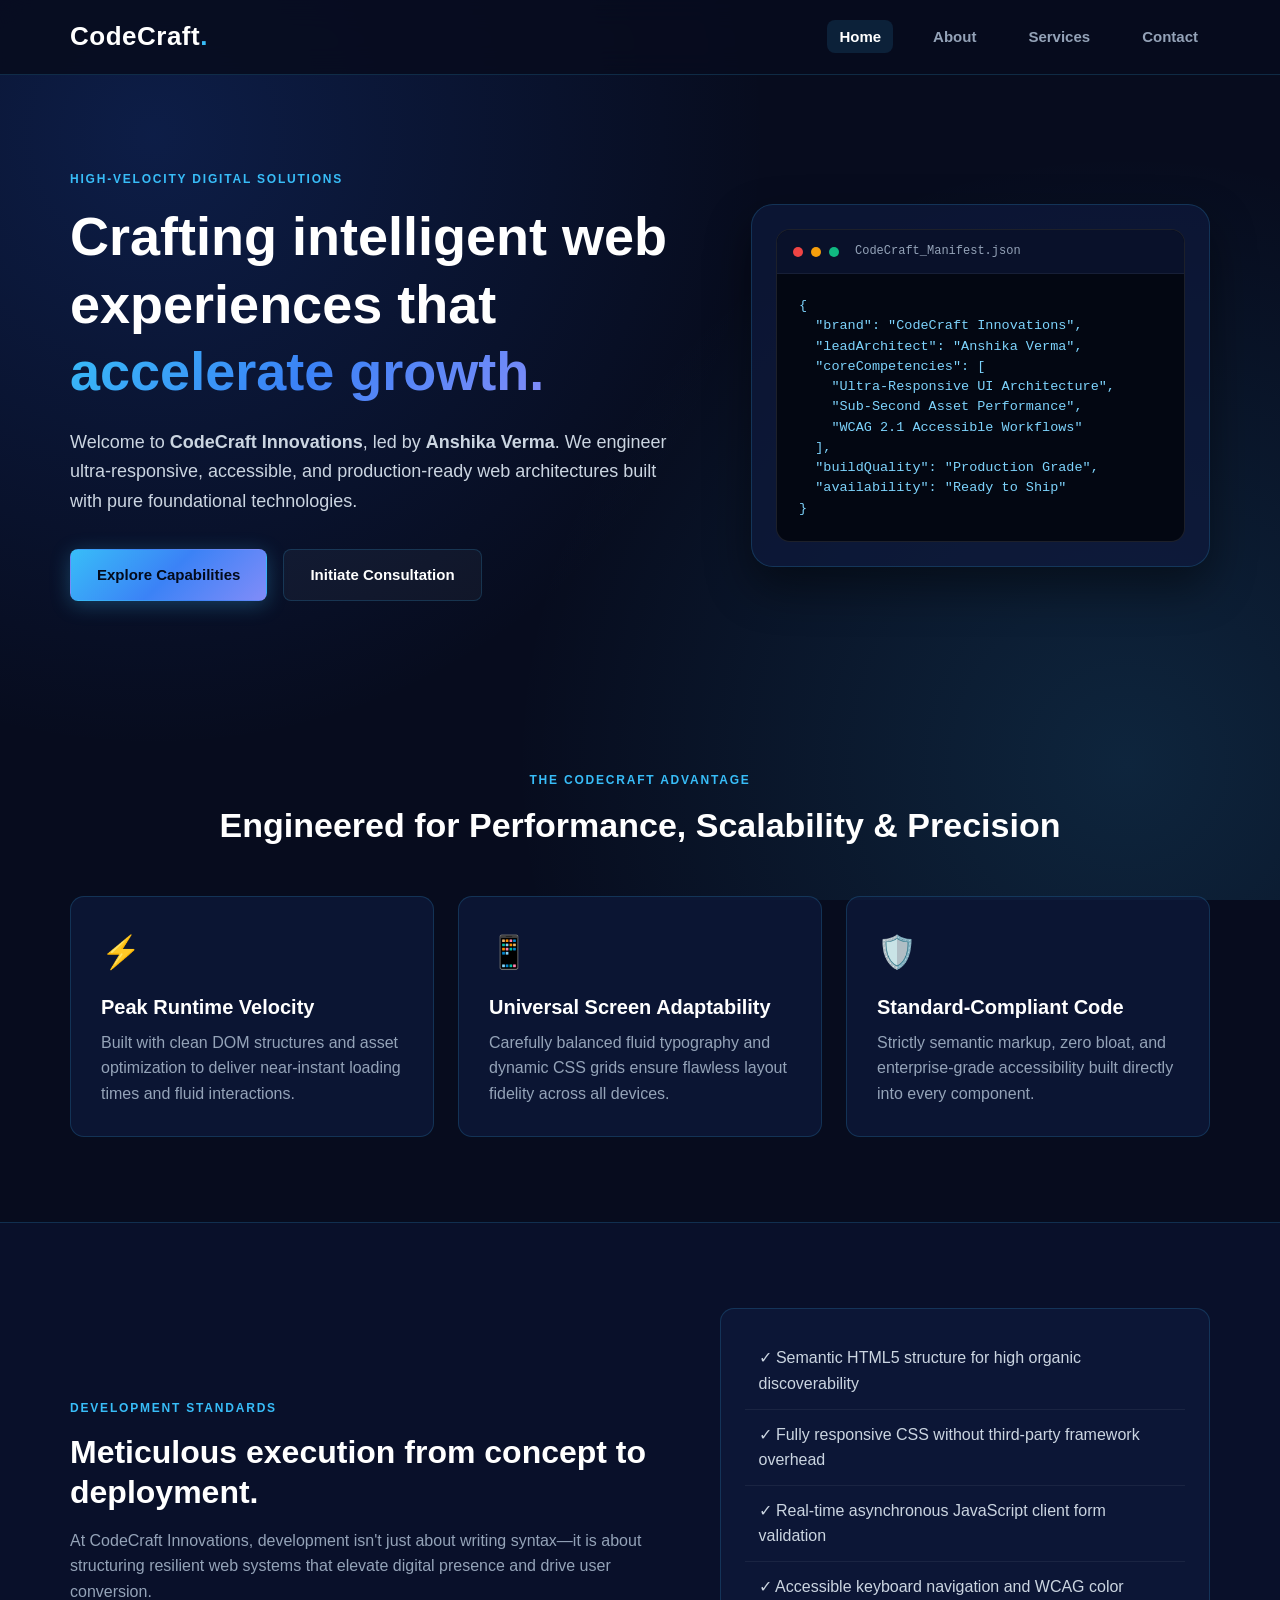
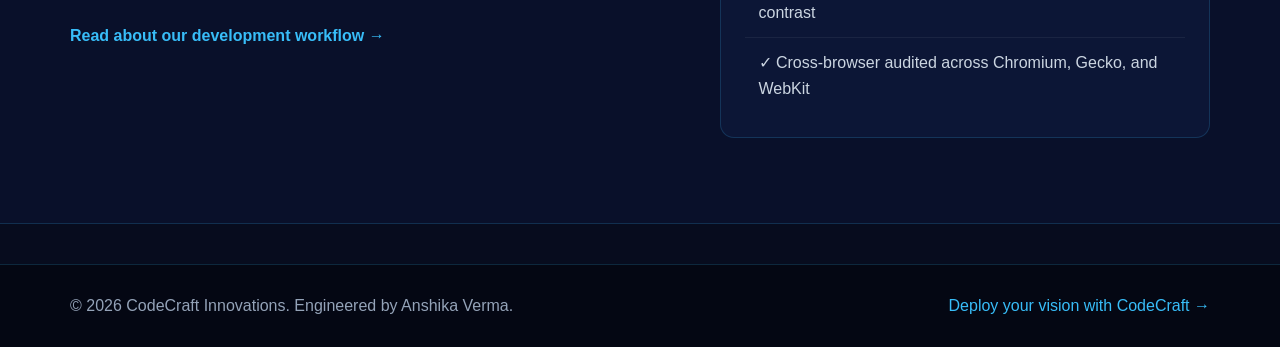
<file: index.html>
<!DOCTYPE html>
<html lang="en">
<head>
  <meta charset="UTF-8" />
  <meta name="viewport" content="width=device-width, initial-scale=1.0" />
  <meta name="description" content="CodeCraft Innovations - High-Performance Web Development & Modern Digital Solutions by Anshika Verma" />
  <title>CodeCraft Innovations | Web Architecture & Solutions</title>
  <link rel="stylesheet" href="styles.css" />
</head>
<body>

  <!-- Sticky Header -->
  <header class="header" id="header">
    <nav class="navbar container">
      <a class="logo" href="index.html">CodeCraft<span>.</span></a>
      <button class="menu-toggle" id="menuToggle" aria-label="Open navigation menu" aria-expanded="false">☰</button>
      <ul class="nav-links" id="navLinks">
        <li><a class="active" href="index.html">Home</a></li>
        <li><a href="about.html">About</a></li>
        <li><a href="services.html">Services</a></li>
        <li><a href="contact.html">Contact</a></li>
      </ul>
    </nav>
  </header>

  <main>
    <!-- Hero Section -->
    <section class="hero">
      <div class="container hero-grid">
        <div class="hero-content">
          <p class="eyebrow">HIGH-VELOCITY DIGITAL SOLUTIONS</p>
          <h1>Crafting intelligent web experiences that <span>accelerate growth.</span></h1>
          <p class="hero-text">
            Welcome to <strong>CodeCraft Innovations</strong>, led by <strong>Anshika Verma</strong>. We engineer ultra-responsive, accessible, and production-ready web architectures built with pure foundational technologies.
          </p>
          <div class="actions">
            <a class="btn primary" href="services.html">Explore Capabilities</a>
            <a class="btn secondary" href="contact.html">Initiate Consultation</a>
          </div>
        </div>

        <div class="hero-card">
          <div class="code-window">
            <div class="window-header">
              <span class="dot red"></span>
              <span class="dot yellow"></span>
              <span class="dot green"></span>
              <span class="window-title">CodeCraft_Manifest.json</span>
            </div>
            <pre><code>{
  "brand": "CodeCraft Innovations",
  "leadArchitect": "Anshika Verma",
  "coreCompetencies": [
    "Ultra-Responsive UI Architecture",
    "Sub-Second Asset Performance",
    "WCAG 2.1 Accessible Workflows"
  ],
  "buildQuality": "Production Grade",
  "availability": "Ready to Ship"
}</code></pre>
          </div>
        </div>
      </div>
    </section>

    <!-- Why Work With Us -->
    <section class="section">
      <div class="container">
        <div class="section-heading">
          <p class="eyebrow">THE CODECRAFT ADVANTAGE</p>
          <h2>Engineered for Performance, Scalability & Precision</h2>
        </div>
        <div class="cards three">
          <article class="card">
            <div class="icon">⚡</div>
            <h3>Peak Runtime Velocity</h3>
            <p>Built with clean DOM structures and asset optimization to deliver near-instant loading times and fluid interactions.</p>
          </article>
          <article class="card">
            <div class="icon">📱</div>
            <h3>Universal Screen Adaptability</h3>
            <p>Carefully balanced fluid typography and dynamic CSS grids ensure flawless layout fidelity across all devices.</p>
          </article>
          <article class="card">
            <div class="icon">🛡️</div>
            <h3>Standard-Compliant Code</h3>
            <p>Strictly semantic markup, zero bloat, and enterprise-grade accessibility built directly into every component.</p>
          </article>
        </div>
      </div>
    </section>

    <!-- Workflow Section -->
    <section class="section dark-alt">
      <div class="container split">
        <div>
          <p class="eyebrow">DEVELOPMENT STANDARDS</p>
          <h2>Meticulous execution from concept to deployment.</h2>
          <p>At CodeCraft Innovations, development isn't just about writing syntax—it is about structuring resilient web systems that elevate digital presence and drive user conversion.</p>
          <a class="text-link" href="about.html">Read about our development workflow →</a>
        </div>
        <div class="check-list">
          <p>✓ Semantic HTML5 structure for high organic discoverability</p>
          <p>✓ Fully responsive CSS without third-party framework overhead</p>
          <p>✓ Real-time asynchronous JavaScript client form validation</p>
          <p>✓ Accessible keyboard navigation and WCAG color contrast</p>
          <p>✓ Cross-browser audited across Chromium, Gecko, and WebKit</p>
        </div>
      </div>
    </section>
  </main>

  <footer>
    <div class="container footer-content">
      <p>© 2026 CodeCraft Innovations. Engineered by Anshika Verma.</p>
      <a href="contact.html">Deploy your vision with CodeCraft →</a>
    </div>
  </footer>

  <script src="script.js" defer></script>
</body>
</html>
</file>
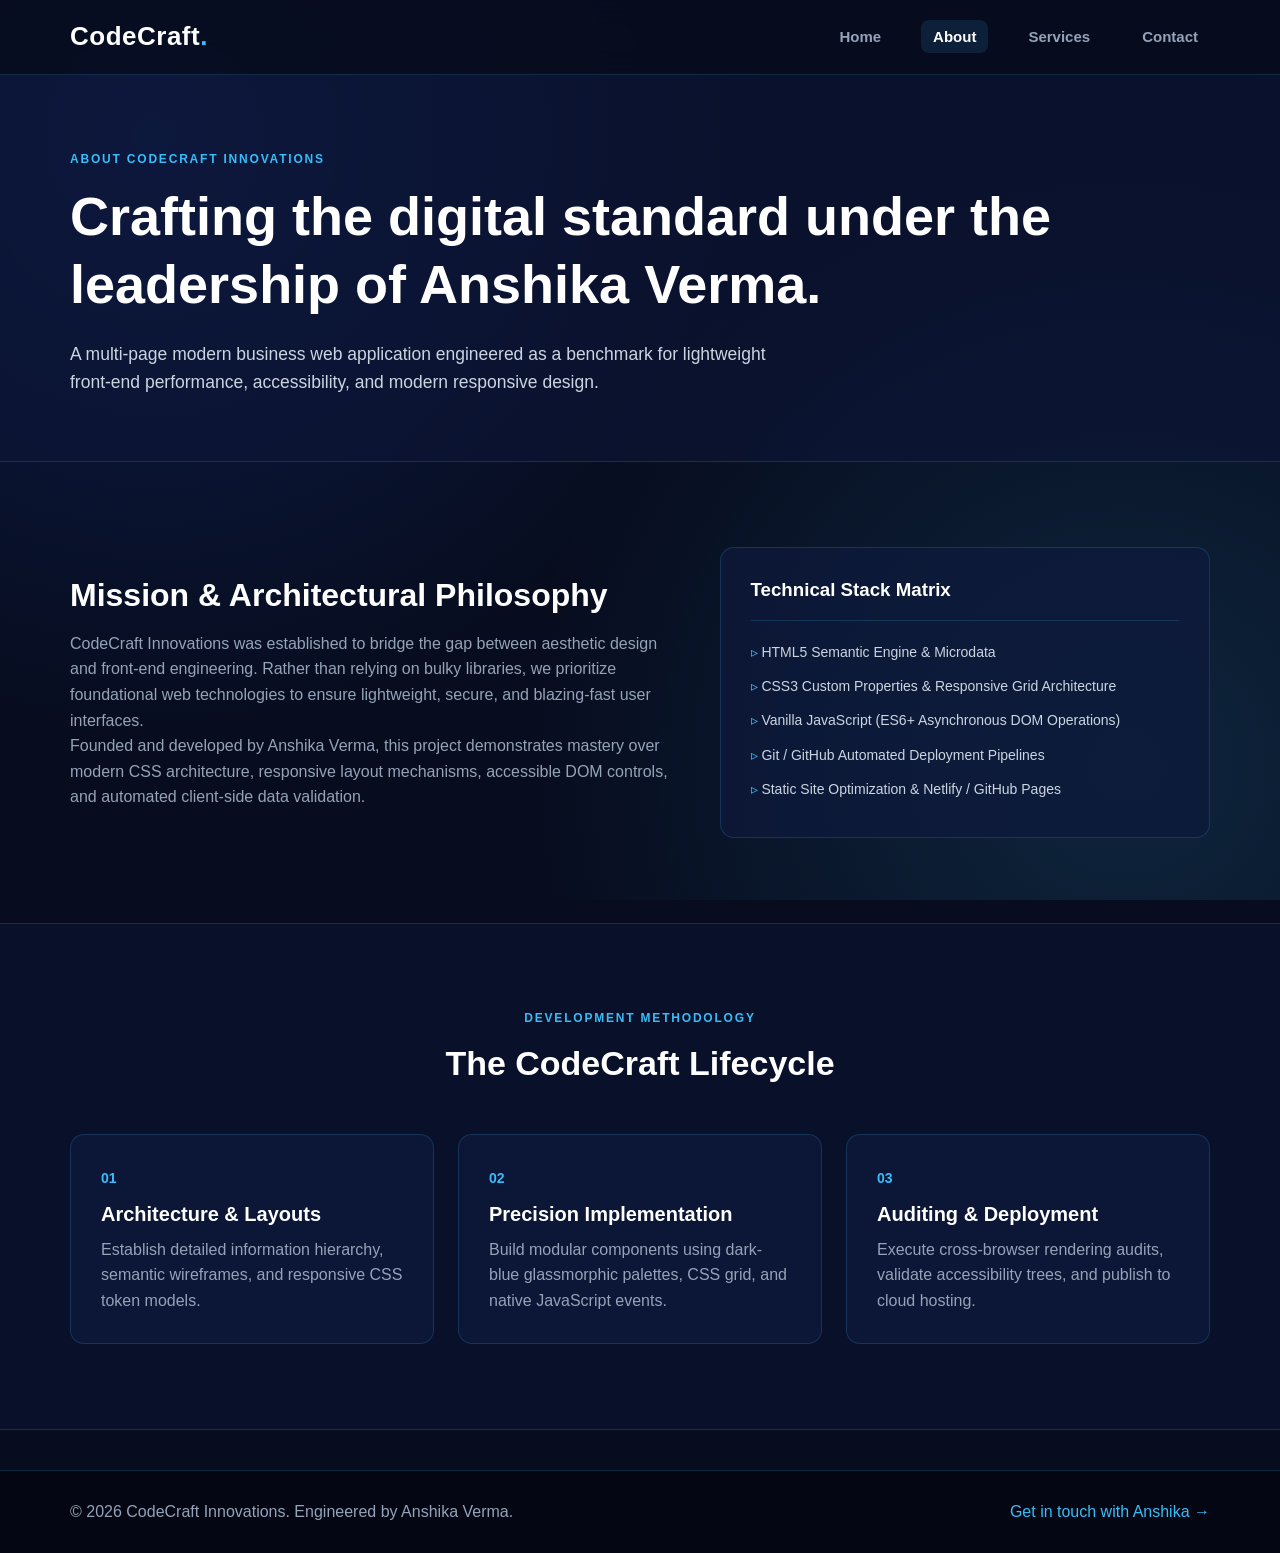
<file: about.html>
<!DOCTYPE html>
<html lang="en">
<head>
  <meta charset="UTF-8" />
  <meta name="viewport" content="width=device-width, initial-scale=1.0" />
  <meta name="description" content="About CodeCraft Innovations and Lead Architect Anshika Verma" />
  <title>About Us | CodeCraft Innovations</title>
  <link rel="stylesheet" href="styles.css" />
</head>
<body>

  <header class="header" id="header">
    <nav class="navbar container">
      <a class="logo" href="index.html">CodeCraft<span>.</span></a>
      <button class="menu-toggle" id="menuToggle" aria-label="Open navigation menu" aria-expanded="false">☰</button>
      <ul class="nav-links" id="navLinks">
        <li><a href="index.html">Home</a></li>
        <li><a class="active" href="about.html">About</a></li>
        <li><a href="services.html">Services</a></li>
        <li><a href="contact.html">Contact</a></li>
      </ul>
    </nav>
  </header>

  <main>
    <section class="page-hero">
      <div class="container">
        <p class="eyebrow">ABOUT CODECRAFT INNOVATIONS</p>
        <h1>Crafting the digital standard under the leadership of Anshika Verma.</h1>
        <p>A multi-page modern business web application engineered as a benchmark for lightweight front-end performance, accessibility, and modern responsive design.</p>
      </div>
    </section>

    <section class="section">
      <div class="container split">
        <div>
          <h2>Mission & Architectural Philosophy</h2>
          <p>CodeCraft Innovations was established to bridge the gap between aesthetic design and front-end engineering. Rather than relying on bulky libraries, we prioritize foundational web technologies to ensure lightweight, secure, and blazing-fast user interfaces.</p>
          <p>Founded and developed by Anshika Verma, this project demonstrates mastery over modern CSS architecture, responsive layout mechanisms, accessible DOM controls, and automated client-side data validation.</p>
        </div>
        <div class="info-box">
          <h3>Technical Stack Matrix</h3>
          <ul>
            <li>HTML5 Semantic Engine & Microdata</li>
            <li>CSS3 Custom Properties & Responsive Grid Architecture</li>
            <li>Vanilla JavaScript (ES6+ Asynchronous DOM Operations)</li>
            <li>Git / GitHub Automated Deployment Pipelines</li>
            <li>Static Site Optimization & Netlify / GitHub Pages</li>
          </ul>
        </div>
      </div>
    </section>

    <section class="section dark-alt">
      <div class="container">
        <div class="section-heading">
          <p class="eyebrow">DEVELOPMENT METHODOLOGY</p>
          <h2>The CodeCraft Lifecycle</h2>
        </div>
        <div class="cards three">
          <article class="card">
            <span class="number">01</span>
            <h3>Architecture & Layouts</h3>
            <p>Establish detailed information hierarchy, semantic wireframes, and responsive CSS token models.</p>
          </article>
          <article class="card">
            <span class="number">02</span>
            <h3>Precision Implementation</h3>
            <p>Build modular components using dark-blue glassmorphic palettes, CSS grid, and native JavaScript events.</p>
          </article>
          <article class="card">
            <span class="number">03</span>
            <h3>Auditing & Deployment</h3>
            <p>Execute cross-browser rendering audits, validate accessibility trees, and publish to cloud hosting.</p>
          </article>
        </div>
      </div>
    </section>
  </main>

  <footer>
    <div class="container footer-content">
      <p>© 2026 CodeCraft Innovations. Engineered by Anshika Verma.</p>
      <a href="contact.html">Get in touch with Anshika →</a>
    </div>
  </footer>

  <script src="script.js" defer></script>
</body>
</html>
</file>
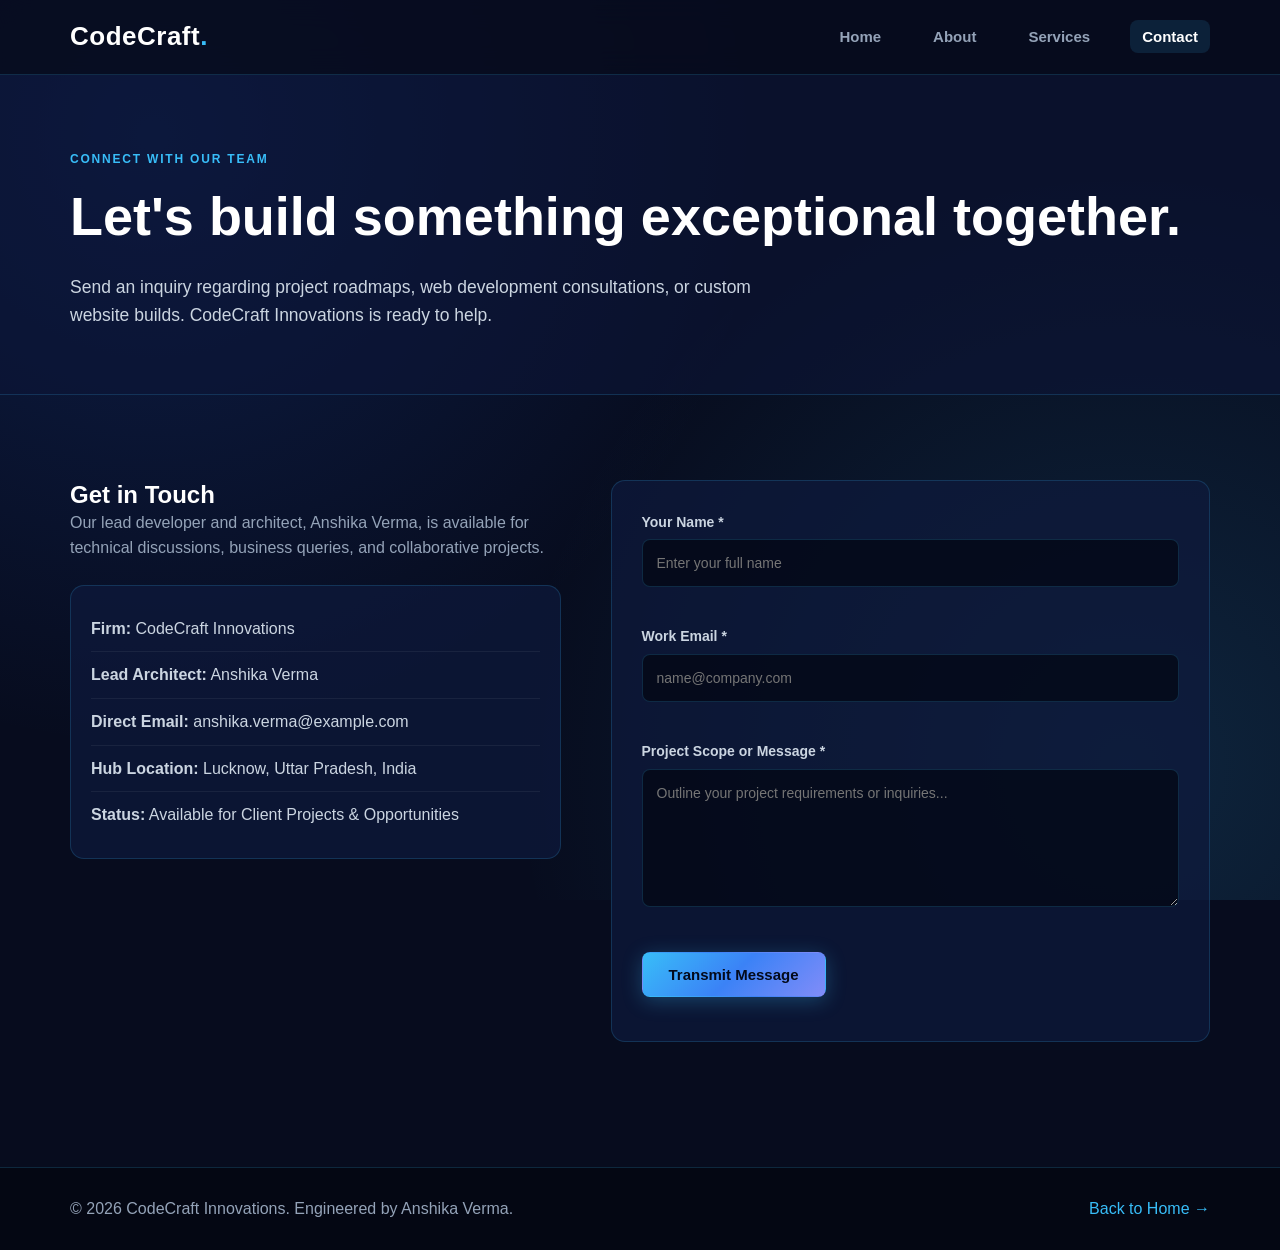
<file: contact.html>
<!DOCTYPE html>
<html lang="en">
<head>
  <meta charset="UTF-8" />
  <meta name="viewport" content="width=device-width, initial-scale=1.0" />
  <meta name="description" content="Contact CodeCraft Innovations and Anshika Verma" />
  <title>Contact | CodeCraft Innovations</title>
  <link rel="stylesheet" href="styles.css" />
</head>
<body>

  <header class="header" id="header">
    <nav class="navbar container">
      <a class="logo" href="index.html">CodeCraft<span>.</span></a>
      <button class="menu-toggle" id="menuToggle" aria-label="Open navigation menu" aria-expanded="false">☰</button>
      <ul class="nav-links" id="navLinks">
        <li><a href="index.html">Home</a></li>
        <li><a href="about.html">About</a></li>
        <li><a href="services.html">Services</a></li>
        <li><a class="active" href="contact.html">Contact</a></li>
      </ul>
    </nav>
  </header>

  <main>
    <section class="page-hero">
      <div class="container">
        <p class="eyebrow">CONNECT WITH OUR TEAM</p>
        <h1>Let's build something exceptional together.</h1>
        <p>Send an inquiry regarding project roadmaps, web development consultations, or custom website builds. CodeCraft Innovations is ready to help.</p>
      </div>
    </section>

    <section class="section">
      <div class="container contact-grid">
        <div class="contact-info">
          <h2>Get in Touch</h2>
          <p>Our lead developer and architect, Anshika Verma, is available for technical discussions, business queries, and collaborative projects.</p>
          <div class="contact-details">
            <p><strong>Firm:</strong> CodeCraft Innovations</p>
            <p><strong>Lead Architect:</strong> Anshika Verma</p>
            <p><strong>Direct Email:</strong> anshika.verma@example.com</p>
            <p><strong>Hub Location:</strong> Lucknow, Uttar Pradesh, India</p>
            <p><strong>Status:</strong> Available for Client Projects & Opportunities</p>
          </div>
        </div>

        <form id="contactForm" class="contact-form" novalidate>
          <div class="form-group">
            <label for="name">Your Name *</label>
            <input id="name" name="name" type="text" placeholder="Enter your full name" required />
            <small class="error" id="nameError"></small>
          </div>

          <div class="form-group">
            <label for="email">Work Email *</label>
            <input id="email" name="email" type="email" placeholder="name@company.com" required />
            <small class="error" id="emailError"></small>
          </div>

          <div class="form-group">
            <label for="message">Project Scope or Message *</label>
            <textarea id="message" name="message" rows="5" placeholder="Outline your project requirements or inquiries..." required></textarea>
            <small class="error" id="messageError"></small>
          </div>

          <button class="btn primary" type="submit">Transmit Message</button>
          <p id="formStatus" class="form-status" role="status"></p>
        </form>
      </div>
    </section>
  </main>

  <footer>
    <div class="container footer-content">
      <p>© 2026 CodeCraft Innovations. Engineered by Anshika Verma.</p>
      <a href="index.html">Back to Home →</a>
    </div>
  </footer>

  <script src="script.js" defer></script>
</body>
</html>
</file>
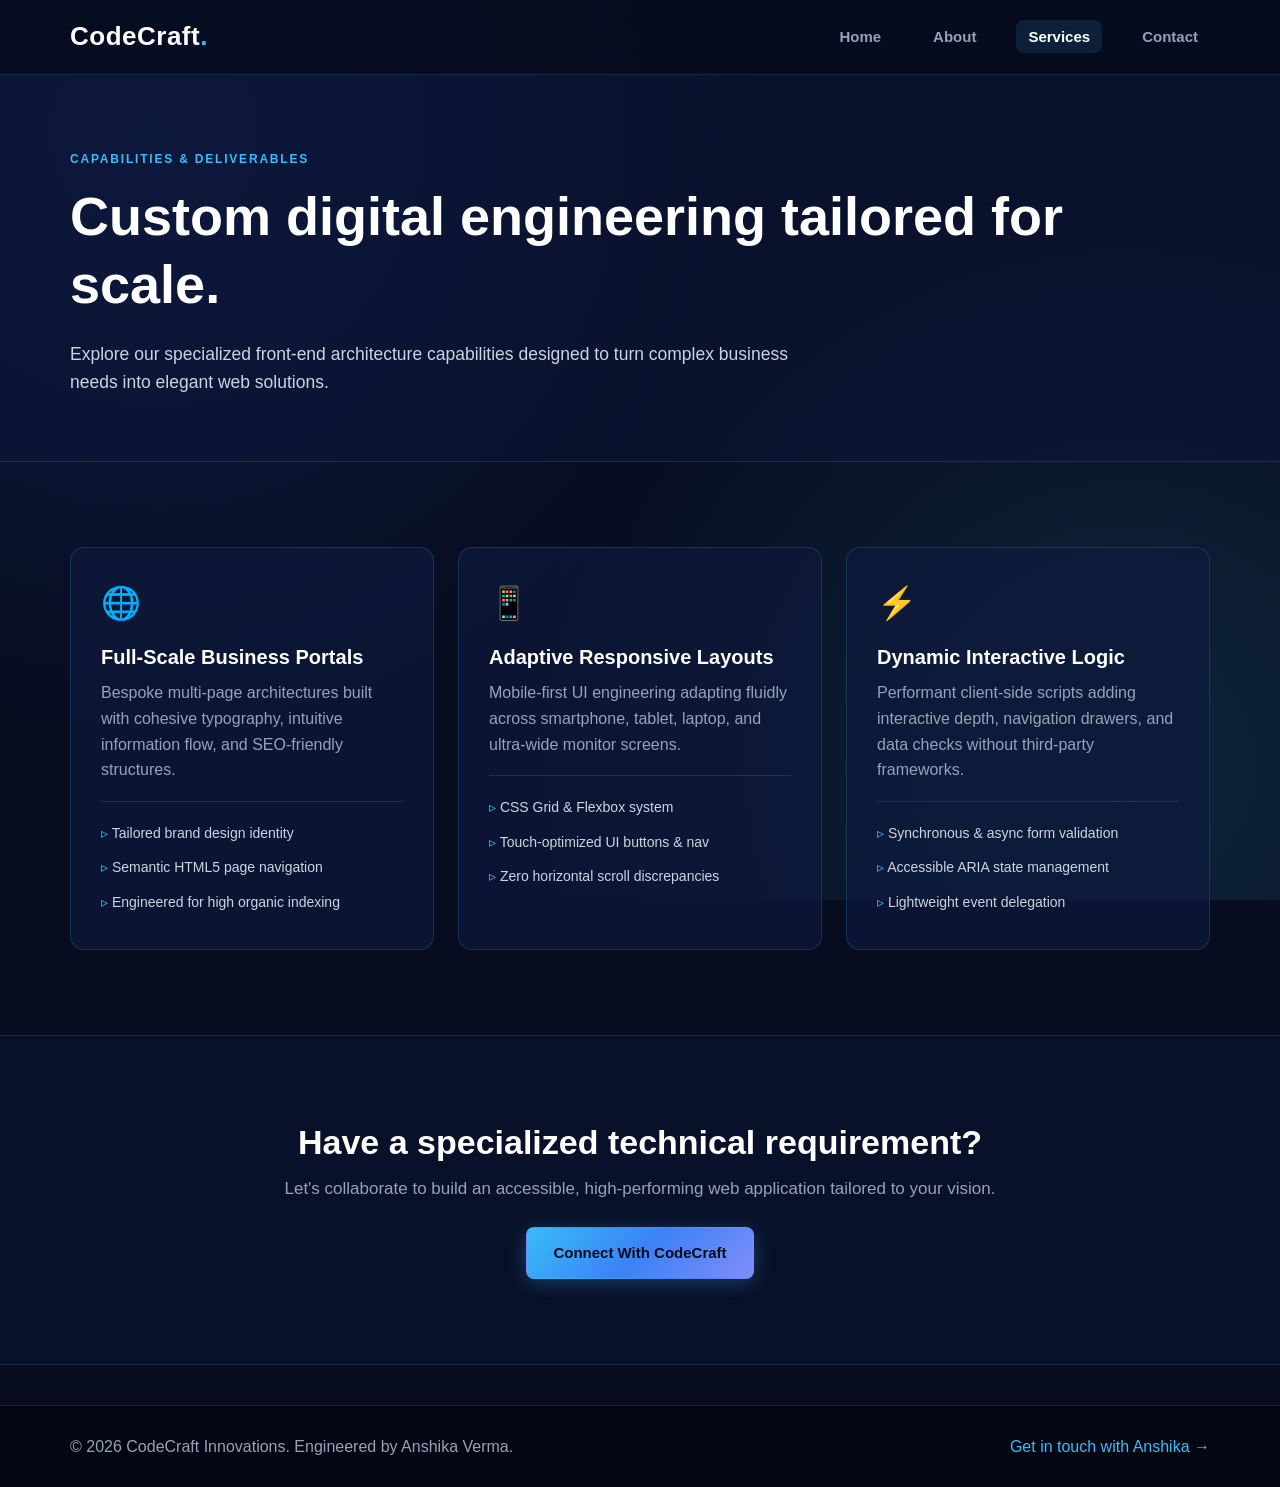
<file: services.html>
<!DOCTYPE html>
<html lang="en">
<head>
  <meta charset="UTF-8" />
  <meta name="viewport" content="width=device-width, initial-scale=1.0" />
  <meta name="description" content="Engineering Capabilities & Services by CodeCraft Innovations" />
  <title>Services | CodeCraft Innovations</title>
  <link rel="stylesheet" href="styles.css" />
</head>
<body>

  <header class="header" id="header">
    <nav class="navbar container">
      <a class="logo" href="index.html">CodeCraft<span>.</span></a>
      <button class="menu-toggle" id="menuToggle" aria-label="Open navigation menu" aria-expanded="false">☰</button>
      <ul class="nav-links" id="navLinks">
        <li><a href="index.html">Home</a></li>
        <li><a href="about.html">About</a></li>
        <li><a class="active" href="services.html">Services</a></li>
        <li><a href="contact.html">Contact</a></li>
      </ul>
    </nav>
  </header>

  <main>
    <section class="page-hero">
      <div class="container">
        <p class="eyebrow">CAPABILITIES & DELIVERABLES</p>
        <h1>Custom digital engineering tailored for scale.</h1>
        <p>Explore our specialized front-end architecture capabilities designed to turn complex business needs into elegant web solutions.</p>
      </div>
    </section>

    <section class="section">
      <div class="container">
        <div class="cards three">
          <article class="card service-card">
            <div class="icon">🌐</div>
            <h2>Full-Scale Business Portals</h2>
            <p>Bespoke multi-page architectures built with cohesive typography, intuitive information flow, and SEO-friendly structures.</p>
            <ul>
              <li>Tailored brand design identity</li>
              <li>Semantic HTML5 page navigation</li>
              <li>Engineered for high organic indexing</li>
            </ul>
          </article>

          <article class="card service-card">
            <div class="icon">📱</div>
            <h2>Adaptive Responsive Layouts</h2>
            <p>Mobile-first UI engineering adapting fluidly across smartphone, tablet, laptop, and ultra-wide monitor screens.</p>
            <ul>
              <li>CSS Grid & Flexbox system</li>
              <li>Touch-optimized UI buttons & nav</li>
              <li>Zero horizontal scroll discrepancies</li>
            </ul>
          </article>

          <article class="card service-card">
            <div class="icon">⚡</div>
            <h2>Dynamic Interactive Logic</h2>
            <p>Performant client-side scripts adding interactive depth, navigation drawers, and data checks without third-party frameworks.</p>
            <ul>
              <li>Synchronous & async form validation</li>
              <li>Accessible ARIA state management</li>
              <li>Lightweight event delegation</li>
            </ul>
          </article>
        </div>
      </div>
    </section>

    <section class="section dark-alt">
      <div class="container cta">
        <h2>Have a specialized technical requirement?</h2>
        <p>Let's collaborate to build an accessible, high-performing web application tailored to your vision.</p>
        <a class="btn primary" href="contact.html">Connect With CodeCraft</a>
      </div>
    </section>
  </main>

  <footer>
    <div class="container footer-content">
      <p>© 2026 CodeCraft Innovations. Engineered by Anshika Verma.</p>
      <a href="contact.html">Get in touch with Anshika →</a>
    </div>
  </footer>

  <script src="script.js" defer></script>
</body>
</html>
</file>
<file: styles.css>
/* ==========================================================================
   CodeCraft Innovations - Dark Blue Glassmorphism Theme
   Architect: Anshika Verma
   ========================================================================== */

:root {
  --bg-primary: #070c1e;
  --bg-secondary: #0c1536;
  --bg-card: rgba(14, 25, 60, 0.72);
  --bg-card-hover: rgba(20, 36, 85, 0.88);
  --border-color: rgba(56, 189, 248, 0.18);
  
  --accent-cyan: #38bdf8;
  --accent-blue: #2563eb;
  --accent-gradient: linear-gradient(135deg, #38bdf8 0%, #3b82f6 50%, #818cf8 100%);
  
  --text-main: #f8fafc;
  --text-muted: #94a3b8;
  --text-light: #cbd5e1;
  
  --transition: all 0.28s ease-in-out;
  --radius-sm: 8px;
  --radius-md: 14px;
  --radius-lg: 22px;
}

* {
  box-sizing: border-box;
  margin: 0;
  padding: 0;
}

html {
  scroll-behavior: smooth;
}

body {
  font-family: -apple-system, BlinkMacSystemFont, "Segoe UI", Roboto, Helvetica, Arial, sans-serif;
  line-height: 1.6;
  color: var(--text-main);
  background-color: var(--bg-primary);
  background-image: 
    radial-gradient(circle at 12% 15%, rgba(37, 99, 235, 0.2) 0%, transparent 45%),
    radial-gradient(circle at 88% 85%, rgba(56, 189, 248, 0.14) 0%, transparent 45%);
  background-attachment: fixed;
  min-height: 100vh;
}

.container {
  width: min(1140px, 92%);
  margin: auto;
}

/* Header & Navigation */
.header {
  position: sticky;
  top: 0;
  z-index: 100;
  background: rgba(7, 12, 30, 0.88);
  backdrop-filter: blur(14px);
  -webkit-backdrop-filter: blur(14px);
  border-bottom: 1px solid var(--border-color);
  transition: var(--transition);
}

.navbar {
  min-height: 74px;
  display: flex;
  align-items: center;
  justify-content: space-between;
}

.logo {
  font-size: 26px;
  font-weight: 800;
  color: #ffffff;
  text-decoration: none;
  letter-spacing: 0.5px;
}

.logo span {
  color: var(--accent-cyan);
}

.nav-links {
  display: flex;
  list-style: none;
  gap: 28px;
}

.nav-links a {
  color: var(--text-muted);
  text-decoration: none;
  font-weight: 600;
  font-size: 15px;
  padding: 8px 12px;
  border-radius: var(--radius-sm);
  transition: var(--transition);
}

.nav-links a:hover,
.nav-links a.active {
  color: #ffffff;
  background: rgba(56, 189, 248, 0.12);
}

.menu-toggle {
  display: none;
  background: none;
  border: none;
  font-size: 28px;
  color: var(--accent-cyan);
  cursor: pointer;
}

/* Typography & Visual Accents */
h1, h2, h3, h4 {
  color: #ffffff;
  font-weight: 700;
  line-height: 1.25;
}

p {
  color: var(--text-muted);
}

a {
  text-decoration: none;
  color: inherit;
  transition: var(--transition);
}

.eyebrow {
  color: var(--accent-cyan);
  font-weight: 800;
  letter-spacing: 1.8px;
  font-size: 12px;
  text-transform: uppercase;
  margin-bottom: 14px;
}

.gradient-text {
  background: var(--accent-gradient);
  -webkit-background-clip: text;
  background-clip: text;
  -webkit-text-fill-color: transparent;
  display: inline-block;
}

/* Hero Section */
.hero {
  padding: 95px 0 85px;
}

.hero-grid {
  display: grid;
  grid-template-columns: 1.15fr 0.85fr;
  gap: 60px;
  align-items: center;
}

.hero h1, .page-hero h1 {
  font-size: clamp(34px, 4.5vw, 54px);
  margin-bottom: 22px;
}

.hero h1 span {
  background: var(--accent-gradient);
  -webkit-background-clip: text;
  background-clip: text;
  -webkit-text-fill-color: transparent;
}

.hero-text {
  font-size: 18px;
  line-height: 1.65;
  color: var(--text-light);
  margin-bottom: 32px;
  max-width: 600px;
}

.actions {
  display: flex;
  gap: 16px;
  flex-wrap: wrap;
}

.btn {
  display: inline-block;
  padding: 13px 26px;
  border-radius: var(--radius-sm);
  font-weight: 700;
  font-size: 15px;
  cursor: pointer;
  border: 1px solid transparent;
  transition: var(--transition);
}

.btn.primary {
  background: var(--accent-gradient);
  color: #030a1b;
  box-shadow: 0 4px 20px rgba(56, 189, 248, 0.28);
}

.btn.primary:hover {
  transform: translateY(-2px);
  box-shadow: 0 6px 24px rgba(56, 189, 248, 0.42);
}

.btn.secondary {
  border-color: var(--border-color);
  color: #ffffff;
  background: rgba(255, 255, 255, 0.04);
}

.btn.secondary:hover {
  background: rgba(255, 255, 255, 0.08);
  border-color: var(--accent-cyan);
}

/* Hero Code Window */
.hero-card {
  background: var(--bg-card);
  border: 1px solid var(--border-color);
  border-radius: var(--radius-lg);
  padding: 24px;
  box-shadow: 0 20px 45px rgba(0, 0, 0, 0.45);
}

.code-window {
  background: #030712;
  border: 1px solid rgba(255, 255, 255, 0.1);
  border-radius: var(--radius-md);
  overflow: hidden;
}

.window-header {
  background: #09112a;
  padding: 12px 16px;
  display: flex;
  align-items: center;
  gap: 8px;
  border-bottom: 1px solid rgba(255, 255, 255, 0.06);
}

.dot {
  width: 10px;
  height: 10px;
  border-radius: 50%;
}
.dot.red { background: #ef4444; }
.dot.yellow { background: #f59e0b; }
.dot.green { background: #10b981; }

.window-title {
  margin-left: 8px;
  font-size: 12px;
  color: var(--text-muted);
  font-family: monospace;
}

.code-window pre {
  padding: 22px;
  font-family: "Courier New", Courier, monospace;
  font-size: 13.5px;
  color: #7dd3fc;
  overflow-x: auto;
  line-height: 1.5;
}

/* Sections */
.section {
  padding: 85px 0;
}

.dark-alt {
  background: rgba(12, 21, 54, 0.5);
  border-top: 1px solid var(--border-color);
  border-bottom: 1px solid var(--border-color);
}

.section-heading {
  text-align: center;
  margin-bottom: 50px;
}

.section-heading h2 {
  font-size: 34px;
}

.cards {
  display: grid;
  gap: 24px;
}

.cards.three {
  grid-template-columns: repeat(3, 1fr);
}

.card, .info-box {
  background: var(--bg-card);
  border: 1px solid var(--border-color);
  border-radius: var(--radius-md);
  padding: 30px;
  transition: var(--transition);
}

.card:hover {
  transform: translateY(-4px);
  background: var(--bg-card-hover);
  border-color: rgba(56, 189, 248, 0.4);
}

.card .icon {
  font-size: 32px;
  margin-bottom: 16px;
}

.card h3, .card h2 {
  font-size: 20px;
  margin-bottom: 10px;
  color: #ffffff;
}

.service-card ul, .info-box ul {
  list-style: none;
  margin-top: 18px;
  padding-top: 14px;
  border-top: 1px solid var(--border-color);
}

.service-card li, .info-box li {
  padding: 6px 0;
  color: var(--text-light);
  font-size: 14px;
}

.service-card li::before, .info-box li::before {
  content: "▹ ";
  color: var(--accent-cyan);
}

/* Split & Checklists */
.split {
  display: grid;
  grid-template-columns: 1.1fr 0.9fr;
  gap: 50px;
  align-items: center;
}

.split h2 {
  font-size: 32px;
  margin-bottom: 16px;
}

.check-list {
  background: var(--bg-card);
  border: 1px solid var(--border-color);
  border-radius: var(--radius-md);
  padding: 24px;
}

.check-list p {
  padding: 12px 14px;
  border-bottom: 1px solid rgba(255, 255, 255, 0.06);
  color: var(--text-light);
}

.check-list p:last-child {
  border-bottom: none;
}

.text-link {
  display: inline-block;
  margin-top: 18px;
  color: var(--accent-cyan);
  font-weight: 700;
}

.text-link:hover {
  text-decoration: underline;
}

/* Page Hero Header */
.page-hero {
  padding: 75px 0 65px;
  background: rgba(12, 21, 54, 0.6);
  border-bottom: 1px solid var(--border-color);
}

.page-hero p:last-child {
  max-width: 740px;
  font-size: 17.5px;
  color: var(--text-light);
  margin-top: 10px;
}

.number {
  font-size: 14px;
  font-weight: 800;
  color: var(--accent-cyan);
  display: inline-block;
  margin-bottom: 12px;
}

/* CTA */
.cta {
  text-align: center;
}

.cta h2 {
  font-size: 34px;
  margin-bottom: 12px;
}

.cta p {
  margin-bottom: 24px;
  font-size: 17px;
}

/* Contact Grid & Form */
.contact-grid {
  display: grid;
  grid-template-columns: 0.9fr 1.1fr;
  gap: 50px;
}

.contact-details {
  margin-top: 24px;
  background: var(--bg-card);
  border: 1px solid var(--border-color);
  border-radius: var(--radius-md);
  padding: 20px;
}

.contact-details p {
  padding: 10px 0;
  border-bottom: 1px solid rgba(255, 255, 255, 0.06);
  color: var(--text-light);
}

.contact-details p:last-child {
  border-bottom: none;
}

.contact-form {
  background: var(--bg-card);
  border: 1px solid var(--border-color);
  border-radius: var(--radius-md);
  padding: 30px;
}

.form-group {
  margin-bottom: 16px;
}

.contact-form label {
  display: block;
  font-weight: 600;
  font-size: 14px;
  color: var(--text-light);
  margin-bottom: 6px;
}

.contact-form input,
.contact-form textarea {
  width: 100%;
  padding: 12px 14px;
  background: rgba(3, 7, 18, 0.7);
  border: 1px solid var(--border-color);
  border-radius: var(--radius-sm);
  color: #ffffff;
  font: inherit;
  font-size: 14px;
  transition: var(--transition);
}

.contact-form input:focus,
.contact-form textarea:focus {
  outline: none;
  border-color: var(--accent-cyan);
  box-shadow: 0 0 0 3px rgba(56, 189, 248, 0.2);
}

.error {
  display: block;
  min-height: 18px;
  color: #f87171;
  font-size: 12px;
  margin-top: 4px;
}

.form-status {
  margin-top: 14px;
  font-weight: 600;
  font-size: 14px;
}

/* Footer */
footer {
  background: #040713;
  border-top: 1px solid var(--border-color);
  padding: 28px 0;
  margin-top: 40px;
}

.footer-content {
  display: flex;
  justify-content: space-between;
  align-items: center;
  flex-wrap: wrap;
  gap: 16px;
}

.footer-content a {
  color: var(--accent-cyan);
}

/* Responsive Media Queries */
@media (max-width: 820px) {
  .menu-toggle {
    display: block;
  }

  .nav-links {
    display: none;
    position: absolute;
    top: 74px;
    left: 0;
    right: 0;
    background: #080f27;
    border-bottom: 1px solid var(--border-color);
    flex-direction: column;
    padding: 20px 5%;
    gap: 10px;
  }

  .nav-links.open {
    display: flex;
  }

  .hero-grid,
  .split,
  .contact-grid {
    grid-template-columns: 1fr;
    gap: 40px;
  }

  .cards.three {
    grid-template-columns: 1fr;
  }

  .hero-card {
    order: -1;
  }
}
</file>
